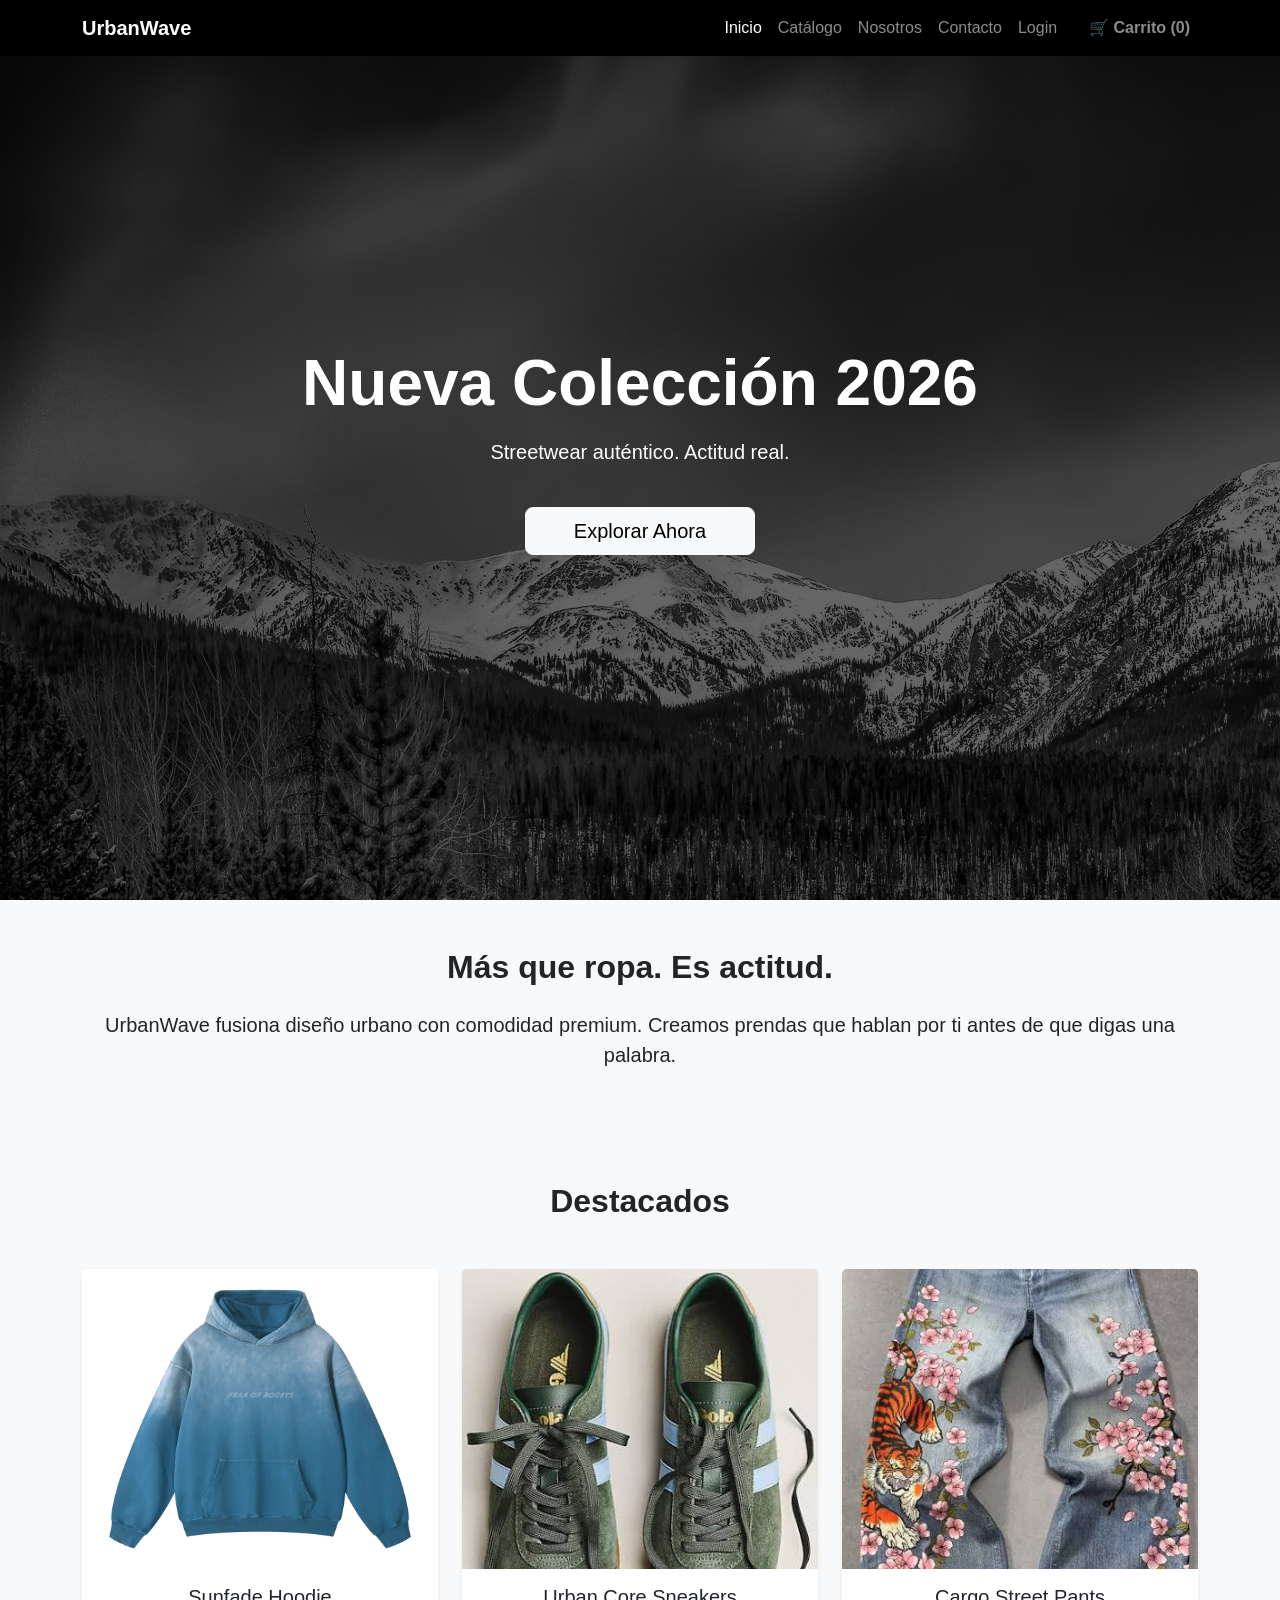
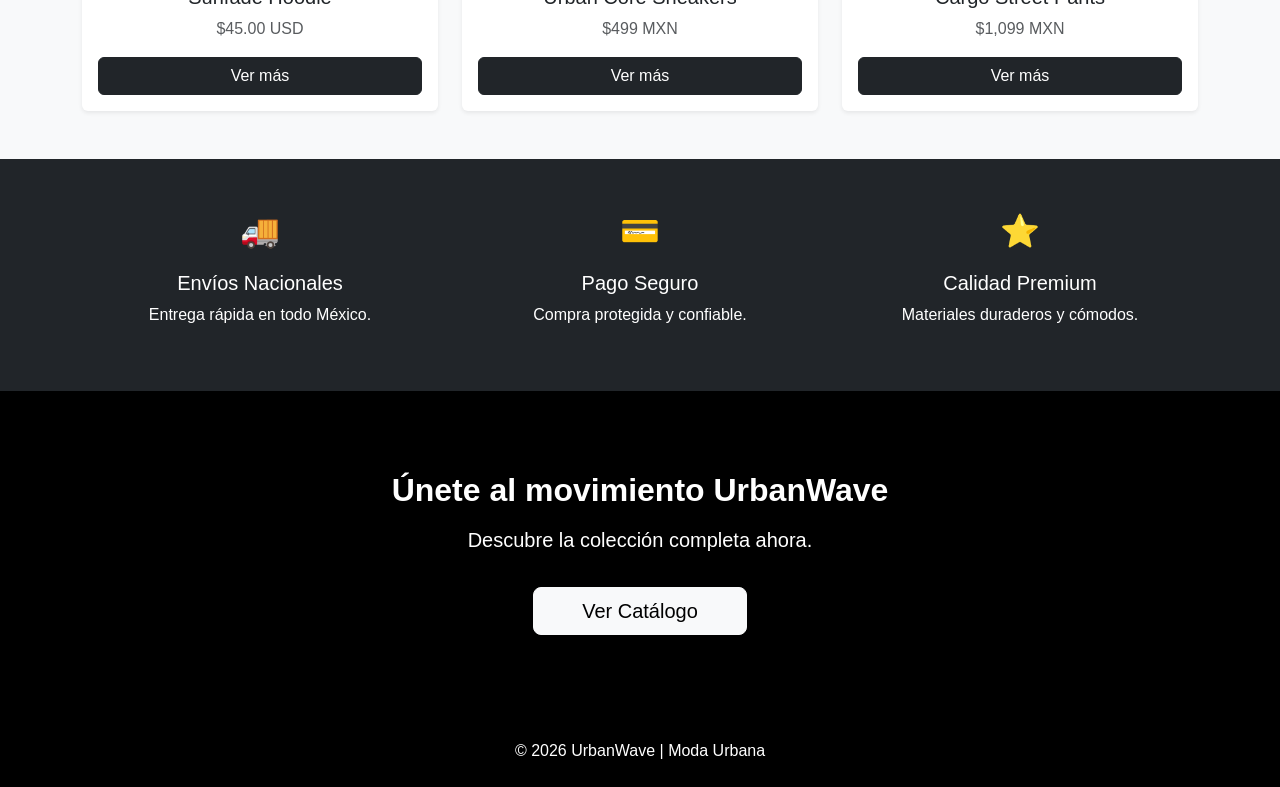
<file: index.html>
<!DOCTYPE html>
<html lang="es">
<head>
  <meta charset="UTF-8">
  <meta name="viewport" content="width=device-width, initial-scale=1.0">
  <title>UrbanWave | Moda Urbana</title>

  <link href="https://cdn.jsdelivr.net/npm/bootstrap@5.3.2/dist/css/bootstrap.min.css" rel="stylesheet">
  <link rel="stylesheet" href="css/styles.css">

  <style>
    .hero {
      height: 100vh;
      background: linear-gradient(rgba(0,0,0,0.6), rgba(0,0,0,0.6)),
                  url('img/rockymountian.webp') ;
      display: flex;
      align-items: center;
      justify-content: center;
      text-align: center;
      color: white;
    }

    .feature-icon {
      font-size: 2rem;
    }

    .product-card img {
      height: 300px;
      object-fit: cover;
    }

    .cta-section {
      background: black;
      color: white;
      padding: 80px 0;
    }
  </style>
</head>
<body>

  
  <nav class="navbar navbar-expand-lg navbar-dark bg-dark fixed-top">

    <div class="container">
  
      <a class="navbar-brand fw-bold" href="index.html">
        UrbanWave
      </a>
  
      <button
        class="navbar-toggler"
        type="button"
        data-bs-toggle="collapse"
        data-bs-target="#navbarNav">
  
        <span class="navbar-toggler-icon"></span>
  
      </button>
  
      <div class="collapse navbar-collapse" id="navbarNav">
  
        <ul class="navbar-nav ms-auto align-items-lg-center">
  
          <li class="nav-item">
            <a class="nav-link active" href="index.html">
              Inicio
            </a>
          </li>
  
          <li class="nav-item">
            <a class="nav-link" href="catalogo.html">
              Catálogo
            </a>
          </li>
  
          <li class="nav-item">
            <a class="nav-link" href="nosotros.html">
              Nosotros
            </a>
          </li>
  
          <li class="nav-item">
            <a class="nav-link" href="contacto.html">
              Contacto
            </a>
          </li>
          <li class="nav-item">
            <a class="nav-link" href="login.html">
              Login
            </a>
          </li>
          
          
  
          <li class="nav-item ms-lg-3">
            <a class="nav-link fw-bold" href="carrito.html">
              🛒 Carrito
              (<span id="cartCount">0</span>)
            </a>
          </li>
  
        </ul>
  
      </div>
  
    </div>
  
  </nav>


<section class="hero">
  <div class="container">
    <h1 class="display-3 fw-bold">Nueva Colección 2026</h1>
    <p class="lead mt-3">Streetwear auténtico. Actitud real.</p>
    <a href="catalogo.html" class="btn btn-light btn-lg mt-4 px-5">Explorar Ahora</a>
  </div>
</section>


<section class="container py-5 text-center">
  <h2 class="fw-bold mb-4">Más que ropa. Es actitud.</h2>
  <p class="lead">
    UrbanWave fusiona diseño urbano con comodidad premium.
    Creamos prendas que hablan por ti antes de que digas una palabra.
  </p>
</section>


<section class="container py-5">
  <h2 class="text-center fw-bold mb-5">Destacados</h2>

  <div class="row g-4">
    <div class="col-md-4">
      <div class="card product-card shadow-sm">
        <img src="img/SunfadeHoodie.png" class="card-img-top">
        <div class="card-body text-center">
          <h5 class="card-title">Sunfade Hoodie</h5>
          <p class="text-muted">$45.00 USD</p>
          <a href="catalogo.html" class="btn btn-dark w-100">Ver más</a>
        </div>
      </div>
    </div>

    <div class="col-md-4">
      <div class="card product-card shadow-sm">
        <img src="img/greensneakers.jpeg" class="card-img-top" style="width:100%; height:300px; object-fit:cover; object-position:top;">
        <div class="card-body text-center">
          <h5 class="card-title">Urban Core Sneakers</h5>
          <p class="text-muted">$499 MXN</p>
          <a href="catalogo.html" class="btn btn-dark w-100">Ver más</a>
        </div>
      </div>
    </div>

    <div class="col-md-4">
      <div class="card product-card shadow-sm">
        <img src="img/tigerpants.jpeg" class="card-img-top">
        <div class="card-body text-center">
          <h5 class="card-title">Cargo Street Pants</h5>
          <p class="text-muted">$1,099 MXN</p>
          <a href="catalogo.html" class="btn btn-dark w-100">Ver más</a>
        </div>
      </div>
    </div>
  </div>
</section>


<section class="bg-dark text-white py-5">
  <div class="container">
    <div class="row text-center g-4">
      <div class="col-md-4">
        <div class="feature-icon">🚚</div>
        <h5 class="mt-3">Envíos Nacionales</h5>
        <p>Entrega rápida en todo México.</p>
      </div>
      <div class="col-md-4">
        <div class="feature-icon">💳</div>
        <h5 class="mt-3">Pago Seguro</h5>
        <p>Compra protegida y confiable.</p>
      </div>
      <div class="col-md-4">
        <div class="feature-icon">⭐</div>
        <h5 class="mt-3">Calidad Premium</h5>
        <p>Materiales duraderos y cómodos.</p>
      </div>
    </div>
  </div>
</section>


<section class="cta-section text-center">
  <div class="container">
    <h2 class="fw-bold">Únete al movimiento UrbanWave</h2>
    <p class="lead mt-3">Descubre la colección completa ahora.</p>
    <a href="catalogo.html" class="btn btn-light btn-lg mt-3 px-5">Ver Catálogo</a>
  </div>
</section>


<footer class="bg-black text-white text-center py-4">
  © 2026 UrbanWave | Moda Urbana
</footer>

<script src="https://cdn.jsdelivr.net/npm/bootstrap@5.3.2/dist/js/bootstrap.bundle.min.js"></script>

<script src="cart.js"></script>

</body>
</html>
</file>
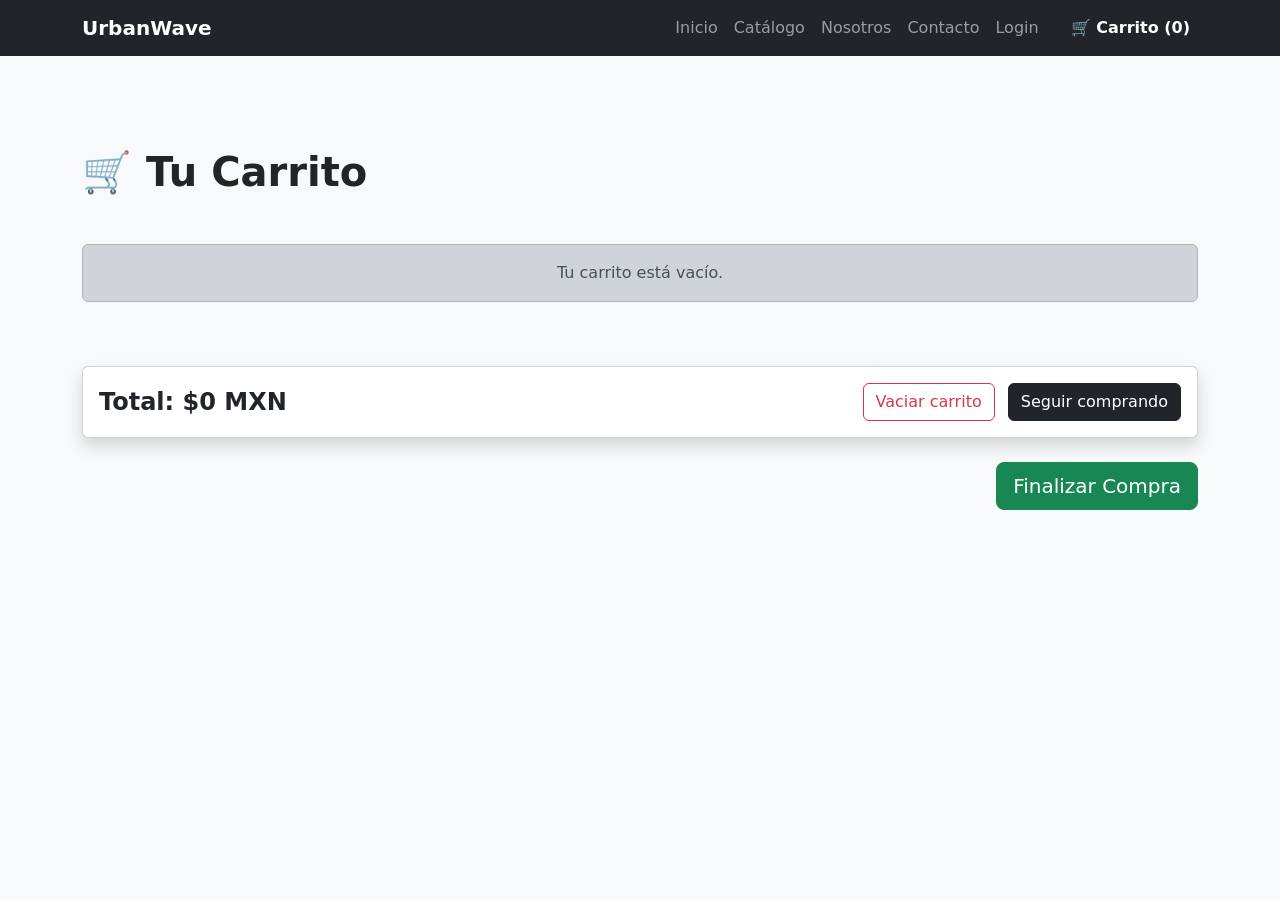
<file: carrito.html>
<!DOCTYPE html>
<html lang="es">

<head>

  <meta charset="UTF-8">

  <meta name="viewport" content="width=device-width, initial-scale=1.0">

  <title>Carrito | UrbanWave</title>

  <link
    href="https://cdn.jsdelivr.net/npm/bootstrap@5.3.2/dist/css/bootstrap.min.css"
    rel="stylesheet"
  >

  <style>

    body {
      background-color: #f8f9fa;
    }

    .cart-image {
      height: 120px;
      object-fit: cover;
      border-radius: 10px;
    }

  </style>

</head>

<body>

<!-- NAVBAR -->

<nav class="navbar navbar-expand-lg navbar-dark bg-dark fixed-top">

  <div class="container">

    <a class="navbar-brand fw-bold" href="index.html">
      UrbanWave
    </a>

    <button
      class="navbar-toggler"
      type="button"
      data-bs-toggle="collapse"
      data-bs-target="#navbarNav"
    >

      <span class="navbar-toggler-icon"></span>

    </button>

    <div class="collapse navbar-collapse" id="navbarNav">

      <ul class="navbar-nav ms-auto align-items-lg-center">

        <li class="nav-item">
          <a class="nav-link" href="index.html">
            Inicio
          </a>
        </li>

        <li class="nav-item">
          <a class="nav-link" href="catalogo.html">
            Catálogo
          </a>
        </li>

        <li class="nav-item">
          <a class="nav-link" href="nosotros.html">
            Nosotros
          </a>
        </li>

        <li class="nav-item">
          <a class="nav-link" href="contacto.html">
            Contacto
          </a>
        </li>

        <li class="nav-item">
          <a class="nav-link" href="login.html">
            Login
          </a>
        </li>

        <li class="nav-item ms-lg-3">

          <a class="nav-link fw-bold active" href="carrito.html">

            🛒 Carrito
            (<span id="cartCount">0</span>)

          </a>

        </li>

      </ul>

    </div>

  </div>

</nav>

<!-- CONTENT -->

<div class="container py-5" style="margin-top:100px;">

  <h1 class="fw-bold mb-5">
    🛒 Tu Carrito
  </h1>

  <div id="cartContainer" class="row g-4">

  </div>

  <!-- TOTAL -->

  <div class="card shadow mt-5">

    <div class="card-body d-flex justify-content-between align-items-center flex-wrap">

      <h4 class="fw-bold mb-0">

        Total:
        $<span id="cartTotal">0</span> MXN

      </h4>

      <div class="mt-3 mt-md-0">

        <button
          class="btn btn-outline-danger me-2"
          onclick="clearCart()"
        >
          Vaciar carrito
        </button>

        <a href="catalogo.html" class="btn btn-dark">
          Seguir comprando
        </a>

      </div>

    </div>

  </div>

  <!-- CHECKOUT BUTTON -->

  <div class="text-end mt-4">

    <button
      class="btn btn-success btn-lg"
      onclick="checkout()"
    >
      Finalizar Compra
    </button>

  </div>

</div>

<!-- SCRIPTS -->

<script>

const cartContainer = document.getElementById('cartContainer');

const cartTotal = document.getElementById('cartTotal');

function loadCart() {

  let cart = JSON.parse(localStorage.getItem('cart')) || [];

  cartContainer.innerHTML = '';

  let total = 0;

  if (cart.length === 0) {

    cartContainer.innerHTML = `

      <div class="col-12">

        <div class="alert alert-dark text-center">

          Tu carrito está vacío.

        </div>

      </div>

    `;

  }

  cart.forEach((product, index) => {

    total += product.price;

    cartContainer.innerHTML += `

      <div class="col-md-6">

        <div class="card shadow h-100">

          <div class="row g-0">

            <div class="col-4">

              <img
                src="${product.image}"
                class="img-fluid cart-image w-100 h-100"
                alt="${product.name}"
              >

            </div>

            <div class="col-8">

              <div class="card-body">

                <h5 class="card-title">
                  ${product.name}
                </h5>

                <p class="text-muted mb-1">
                  ${product.category}
                </p>

                <p class="fw-bold">
                  $${product.price} MXN
                </p>

                <button
                  class="btn btn-sm btn-danger"
                  onclick="removeItem(${index})"
                >
                  Eliminar
                </button>

              </div>

            </div>

          </div>

        </div>

      </div>

    `;

  });

  cartTotal.innerText = total;

  updateCartCount();

}

function removeItem(index) {

  let cart = JSON.parse(localStorage.getItem('cart')) || [];

  cart.splice(index, 1);

  localStorage.setItem('cart', JSON.stringify(cart));

  loadCart();

}

function clearCart() {

  localStorage.removeItem('cart');

  loadCart();

  updateCartCount();

}

loadCart();

</script>

<script src="cart.js"></script>

<script src="https://cdn.jsdelivr.net/npm/bootstrap@5.3.2/dist/js/bootstrap.bundle.min.js"></script>

</body>

</html>
</file>
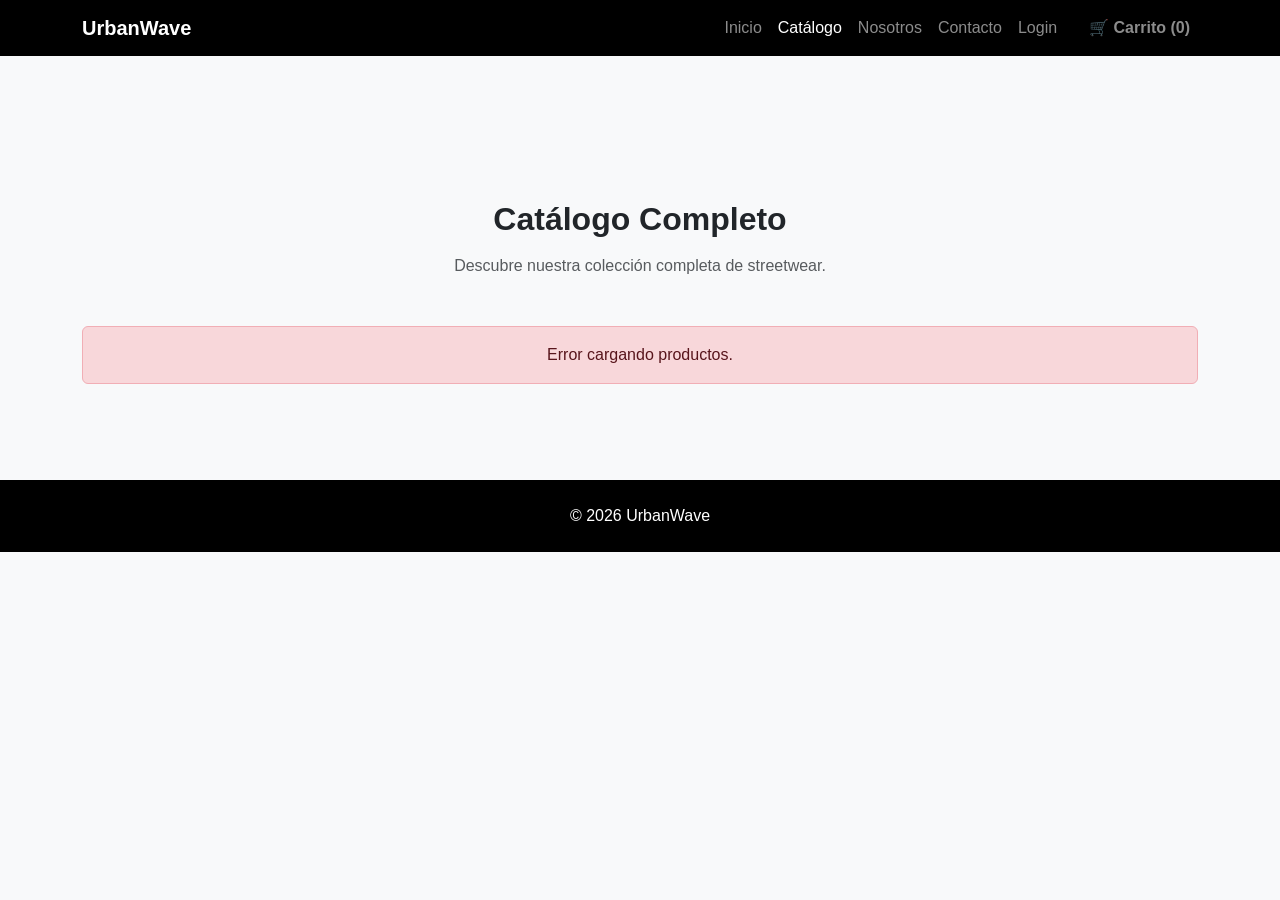
<file: catalogo.html>
<!DOCTYPE html>
<html lang="es">
<head>
  <meta charset="UTF-8">
  <meta name="viewport" content="width=device-width, initial-scale=1.0">
  <title>Catálogo | UrbanWave</title>

  <link href="https://cdn.jsdelivr.net/npm/bootstrap@5.3.2/dist/css/bootstrap.min.css" rel="stylesheet">
  <link rel="stylesheet" href="css/styles.css">

  <style>

    .product-card img {
      height: 300px;
      object-fit: cover;
    }

  </style>

</head>

<body>

<!-- NAVBAR -->

<nav class="navbar navbar-expand-lg navbar-dark bg-dark fixed-top">

  <div class="container">

    <a class="navbar-brand fw-bold" href="index.html">
      UrbanWave
    </a>

    <button
      class="navbar-toggler"
      type="button"
      data-bs-toggle="collapse"
      data-bs-target="#navbarNav">

      <span class="navbar-toggler-icon"></span>

    </button>

    <div class="collapse navbar-collapse" id="navbarNav">

      <ul class="navbar-nav ms-auto align-items-lg-center">

        <li class="nav-item">
          <a class="nav-link" href="index.html">
            Inicio
          </a>
        </li>

        <li class="nav-item">
          <a class="nav-link active" href="catalogo.html">
            Catálogo
          </a>
        </li>

        <li class="nav-item">
          <a class="nav-link" href="nosotros.html">
            Nosotros
          </a>
        </li>

        <li class="nav-item">
          <a class="nav-link" href="contacto.html">
            Contacto
          </a>
        </li>
        <li class="nav-item">
          <a class="nav-link" href="login.html">
            Login
          </a>
        </li>
        
        

        <li class="nav-item ms-lg-3">
          <a class="nav-link fw-bold" href="carrito.html">
            🛒 Carrito
            (<span id="cartCount">0</span>)
          </a>
        </li>

      </ul>

    </div>

  </div>

</nav>

<!-- HEADER -->

<section class="container" style="margin-top:120px;">

  <h2 class="text-center mb-3">
    Catálogo Completo
  </h2>

  <p class="text-center text-muted mb-5">
    Descubre nuestra colección completa de streetwear.
  </p>

  <!-- PRODUCTS -->

  <div class="row g-4" id="productsContainer">

  </div>

</section>

<!-- FOOTER -->

<footer class="text-center py-4">
  © 2026 UrbanWave
</footer>

<!-- SCRIPTS -->

<script src="https://cdn.jsdelivr.net/npm/bootstrap@5.3.2/dist/js/bootstrap.bundle.min.js"></script>

<script src="cart.js"></script>

<script>

const API_URL = 'https://urbanwave-backend.onrender.com/api/products';

const productsContainer = document.getElementById('productsContainer');

async function loadProducts() {

  try {

    const response = await fetch(API_URL);

    const products = await response.json();

    console.log(products);

    productsContainer.innerHTML = '';

    products.forEach(product => {

      productsContainer.innerHTML += `

        <div class="col-md-3">

          <div class="card product-card h-100 shadow-sm">

            <img
              src="${product.image}"
              class="card-img-top"
              alt="${product.name}"
            >

            <div class="card-body text-center d-flex flex-column">

              <h6>
                ${product.name}
              </h6>

              <p class="text-muted mb-1">
                ${product.category || ''}
              </p>

              <p class="fw-bold">
                $${product.price} MXN
              </p>

              <p class="small text-muted">
                Stock: ${product.stock}
              </p>

              <button
                class="btn btn-dark mt-auto add-cart-btn"
                data-product='${JSON.stringify(product)}'
              >
                Agregar al carrito
              </button>

            </div>

          </div>

        </div>

      `;

    });

    // ADD EVENT LISTENERS

    document.querySelectorAll('.add-cart-btn').forEach(button => {

      button.addEventListener('click', () => {

        const product = JSON.parse(button.dataset.product);

        addToCart(product);

      });

    });

  } catch (error) {

    console.error('Error loading products:', error);

    productsContainer.innerHTML = `

      <div class="col-12">

        <div class="alert alert-danger text-center">

          Error cargando productos.

        </div>

      </div>

    `;

  }

}

function addToCart(product) {

  let cart = JSON.parse(localStorage.getItem('cart')) || [];

  cart.push(product);

  localStorage.setItem('cart', JSON.stringify(cart));

  alert(`${product.name} agregado al carrito`);

  updateCartCount();

}

loadProducts();

</script>

</body>
</html>
</file>
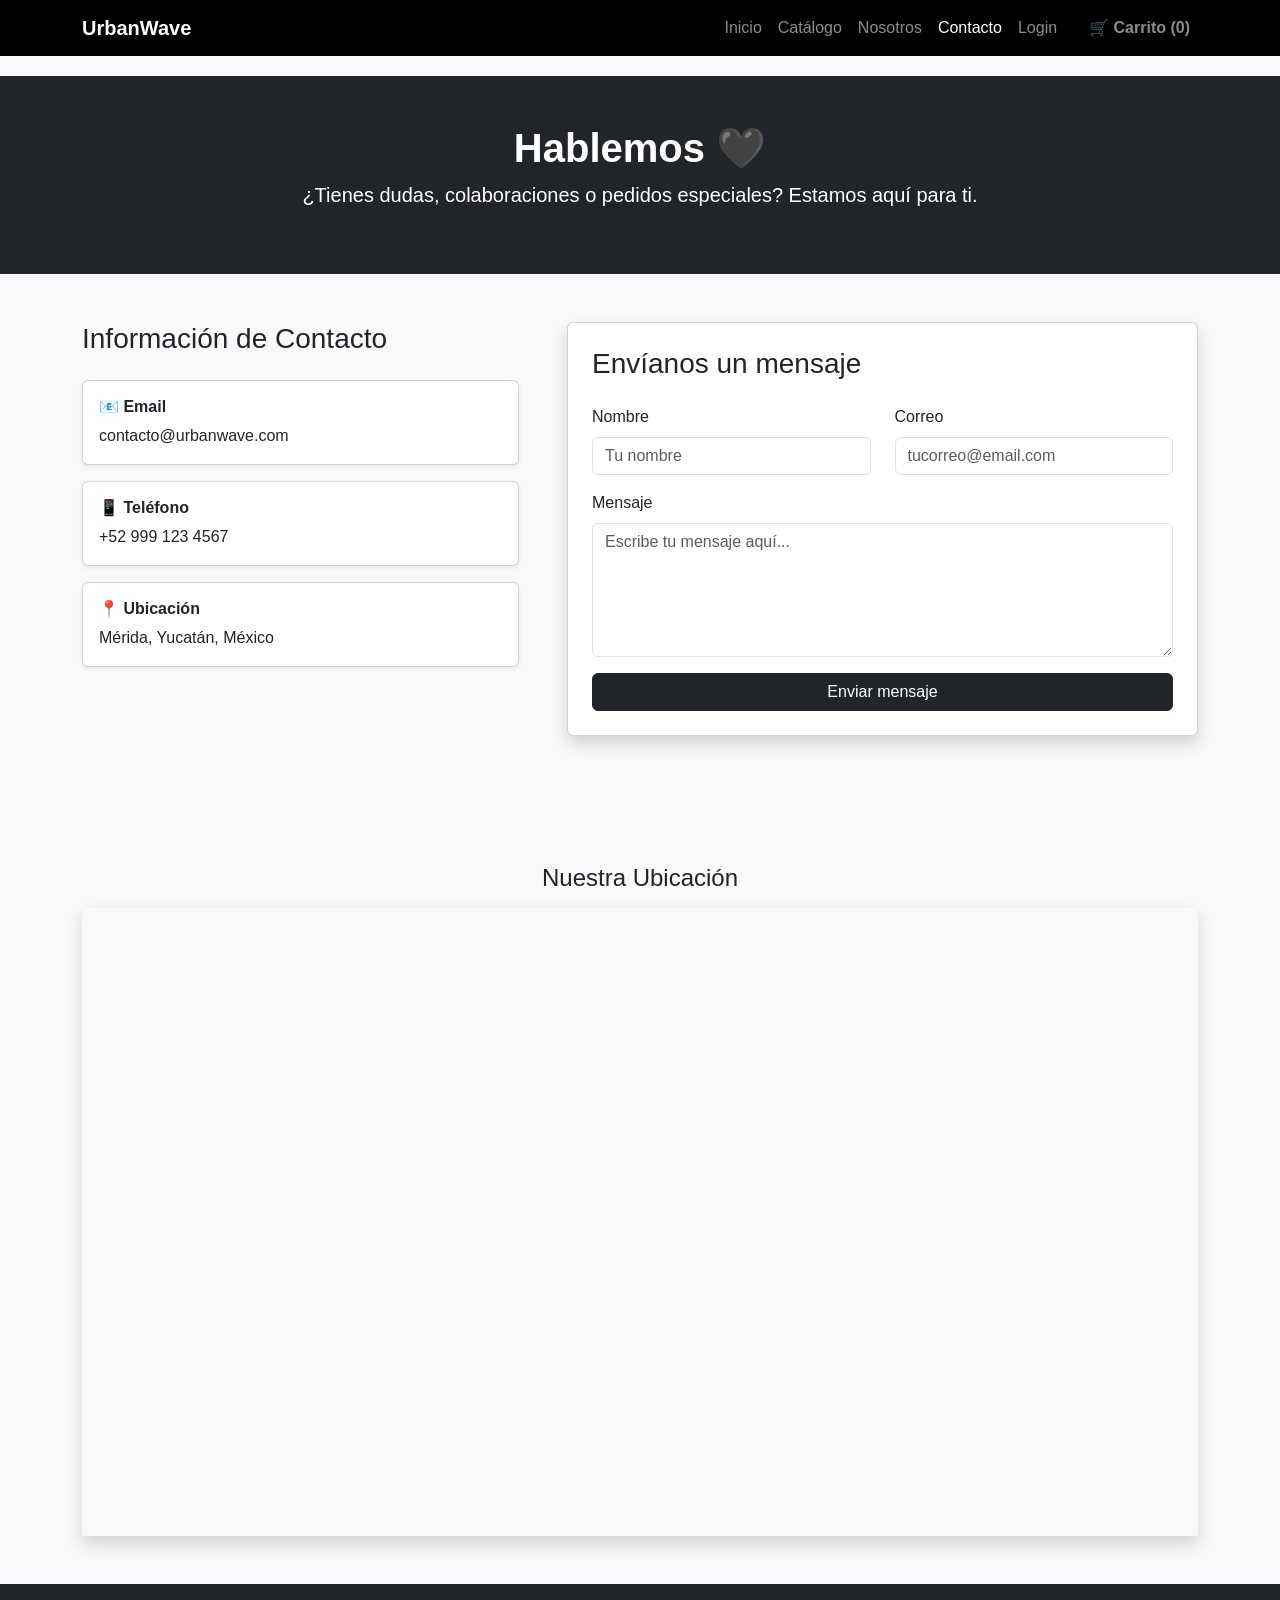
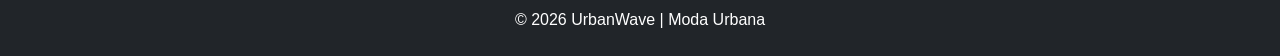
<file: contacto.html>
<!DOCTYPE html>
<html lang="es">
<head>
  <meta charset="UTF-8">
  <meta name="viewport" content="width=device-width, initial-scale=1.0">
  <title>Contacto | UrbanWave</title>

  <link href="https://cdn.jsdelivr.net/npm/bootstrap@5.3.2/dist/css/bootstrap.min.css" rel="stylesheet">
  <link rel="stylesheet" href="css/styles.css">
</head>

<body>

  <!-- Navbar -->
  <nav class="navbar navbar-expand-lg navbar-dark bg-dark fixed-top">
    <div class="container">

      <a class="navbar-brand fw-bold" href="index.html">
        UrbanWave
      </a>

      <button class="navbar-toggler"
              type="button"
              data-bs-toggle="collapse"
              data-bs-target="#navbarNav">

        <span class="navbar-toggler-icon"></span>
      </button>

      <div class="collapse navbar-collapse" id="navbarNav">

        <ul class="navbar-nav ms-auto">

          <li class="nav-item">
            <a class="nav-link" href="index.html">
              Inicio
            </a>
          </li>

          <li class="nav-item">
            <a class="nav-link" href="catalogo.html">
              Catálogo
            </a>
          </li>

          <li class="nav-item">
            <a class="nav-link" href="nosotros.html">
              Nosotros
            </a>
          </li>

          <li class="nav-item">
            <a class="nav-link active" href="contacto.html">
              Contacto
            </a>
          </li>
          <li class="nav-item">
            <a class="nav-link" href="login.html">
              Login
            </a>
          </li>
          
          
          <li class="nav-item ms-lg-3">
            <a class="nav-link fw-bold" href="carrito.html">
              🛒 Carrito
              (<span id="cartCount">0</span>)
            </a>
          </li>

        </ul>

      </div>
    </div>
  </nav>

  <!-- Hero -->
  <section class="bg-dark text-white text-center py-5"
           style="margin-top:76px;">

    <div class="container">

      <h1 class="fw-bold">
        Hablemos 🖤
      </h1>

      <p class="lead">
        ¿Tienes dudas, colaboraciones o pedidos especiales?
        Estamos aquí para ti.
      </p>

    </div>
  </section>

  <!-- Contact Section -->
  <section class="container py-5">

    <div class="row g-5">

      <!-- Contact Info -->
      <div class="col-lg-5">

        <h3 class="mb-4">
          Información de Contacto
        </h3>

        <div class="card shadow-sm mb-3">
          <div class="card-body">

            <h6 class="fw-bold">
              📧 Email
            </h6>

            <p class="mb-0">
              contacto@urbanwave.com
            </p>

          </div>
        </div>

        <div class="card shadow-sm mb-3">
          <div class="card-body">

            <h6 class="fw-bold">
              📱 Teléfono
            </h6>

            <p class="mb-0">
              +52 999 123 4567
            </p>

          </div>
        </div>

        <div class="card shadow-sm">
          <div class="card-body">

            <h6 class="fw-bold">
              📍 Ubicación
            </h6>

            <p class="mb-0">
              Mérida, Yucatán, México
            </p>

          </div>
        </div>

      </div>

      <!-- Form -->
      <div class="col-lg-7">

        <div class="card shadow">

          <div class="card-body p-4">

            <h3 class="mb-4">
              Envíanos un mensaje
            </h3>

            <form id="contactForm">

              <div class="row">

                <div class="col-md-6 mb-3">

                  <label class="form-label">
                    Nombre
                  </label>

                  <input
                    type="text"
                    id="nombre"
                    class="form-control"
                    placeholder="Tu nombre"
                    required>

                </div>

                <div class="col-md-6 mb-3">

                  <label class="form-label">
                    Correo
                  </label>

                  <input
                    type="email"
                    id="email"
                    class="form-control"
                    placeholder="tucorreo@email.com"
                    required>

                </div>

              </div>

              <div class="mb-3">

                <label class="form-label">
                  Mensaje
                </label>

                <textarea
                  id="mensaje"
                  class="form-control"
                  rows="5"
                  placeholder="Escribe tu mensaje aquí..."
                  required></textarea>

              </div>

              <button type="submit"
                      class="btn btn-dark w-100">

                Enviar mensaje

              </button>

            </form>

          </div>
        </div>

      </div>

    </div>
  </section>

  <!-- Map -->
  <section class="container pb-5">

    <h4 class="text-center mb-3">
      Nuestra Ubicación
    </h4>

    <div class="ratio ratio-16x9 shadow">

      <iframe
        src="https://www.google.com/maps?q=Merida,Yucatan&output=embed"
        style="border:0;"
        allowfullscreen=""
        loading="lazy">
      </iframe>

    </div>

  </section>

  <!-- Footer -->
  <footer class="bg-dark text-white text-center py-4">
    © 2026 UrbanWave | Moda Urbana
  </footer>

  <!-- Bootstrap -->
  <script src="https://cdn.jsdelivr.net/npm/bootstrap@5.3.2/dist/js/bootstrap.bundle.min.js"></script>

  <!-- Contact Form JS -->
  <script src="contacto.js"></script>

<script src="cart.js"></script>

</body>
</html>
</file>
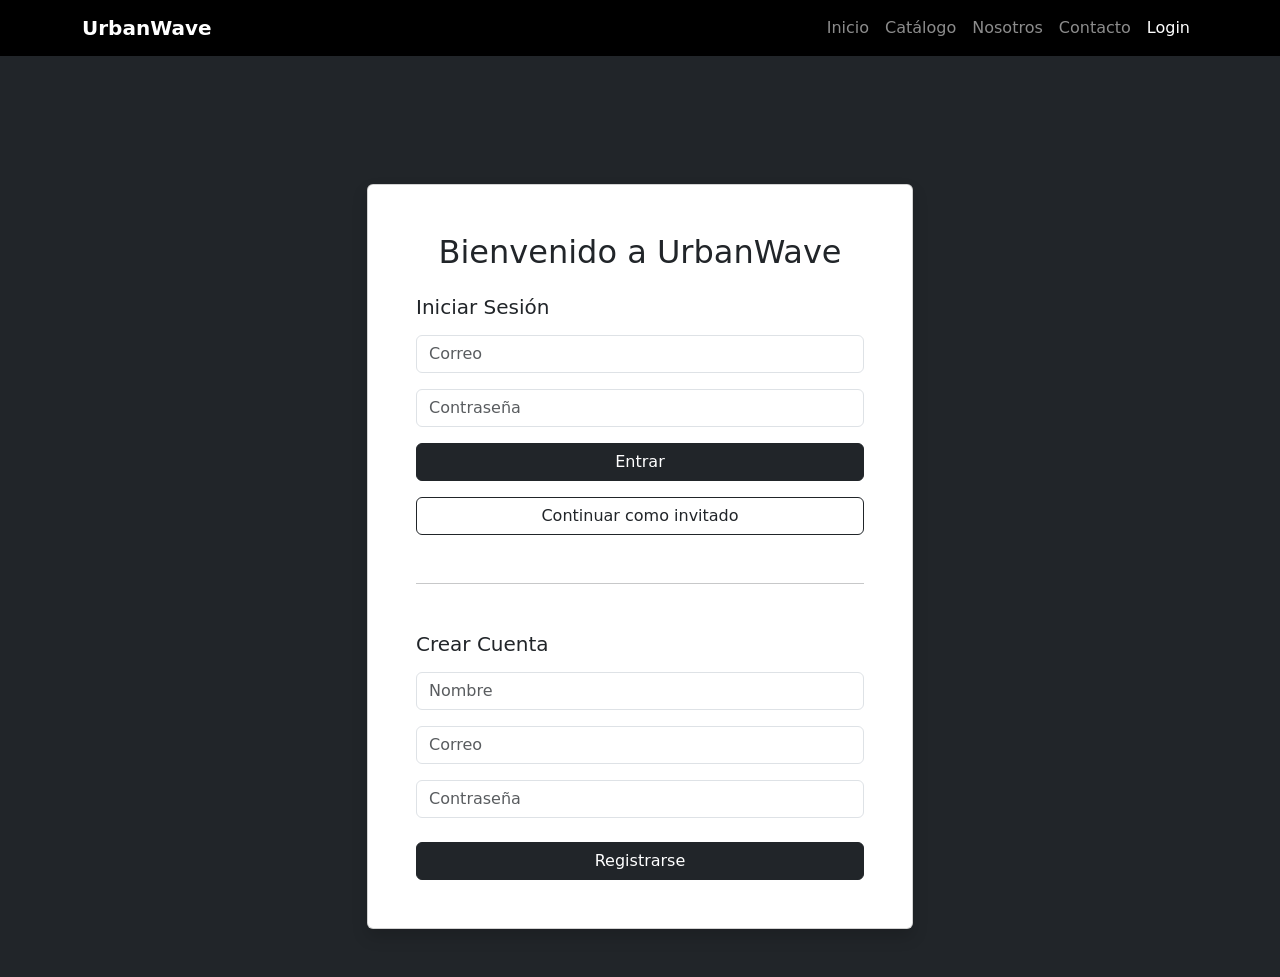
<file: login.html>
<!DOCTYPE html>
<html lang="es">

<head>

  <meta charset="UTF-8">

  <meta name="viewport" content="width=device-width, initial-scale=1.0">

  <title>Login | UrbanWave</title>

  <link
    href="https://cdn.jsdelivr.net/npm/bootstrap@5.3.2/dist/css/bootstrap.min.css"
    rel="stylesheet"
  >

</head>

<body class="bg-dark text-white">

<!-- NAVBAR -->

<nav class="navbar navbar-expand-lg navbar-dark bg-black">

  <div class="container">

    <a class="navbar-brand fw-bold" href="index.html">
      UrbanWave
    </a>

    <button
      class="navbar-toggler"
      type="button"
      data-bs-toggle="collapse"
      data-bs-target="#navbarNav"
    >

      <span class="navbar-toggler-icon"></span>

    </button>

    <div class="collapse navbar-collapse" id="navbarNav">

      <ul class="navbar-nav ms-auto">

        <li class="nav-item">
          <a class="nav-link" href="index.html">
            Inicio
          </a>
        </li>

        <li class="nav-item">
          <a class="nav-link" href="catalogo.html">
            Catálogo
          </a>
        </li>

        <li class="nav-item">
          <a class="nav-link" href="nosotros.html">
            Nosotros
          </a>
        </li>

        <li class="nav-item">
          <a class="nav-link" href="contacto.html">
            Contacto
          </a>
        </li>

        <li class="nav-item">
          <a class="nav-link active" href="login.html">
            Login
          </a>
        </li>

      </ul>

    </div>

  </div>

</nav>

<!-- CONTENT -->

<div class="container py-5" style="margin-top:80px;">

  <div class="row justify-content-center">

    <div class="col-lg-6">

      <div class="card shadow">

        <div class="card-body p-5">

          <h2 class="text-dark text-center mb-4">
            Bienvenido a UrbanWave
          </h2>

          <!-- LOGIN -->

          <h5 class="text-dark mb-3">
            Iniciar Sesión
          </h5>

          <form id="loginForm">

            <div class="mb-3">

              <input
                type="email"
                id="loginEmail"
                class="form-control"
                placeholder="Correo"
                required
              >

            </div>

            <div class="mb-3">

              <input
                type="password"
                id="loginPassword"
                class="form-control"
                placeholder="Contraseña"
                required
              >

            </div>

            <button class="btn btn-dark w-100">
              Entrar
            </button>

          </form>

          <!-- GUEST -->

          <button
            class="btn btn-outline-dark w-100 mt-3"
            onclick="continueAsGuest()"
          >

            Continuar como invitado

          </button>

          <hr class="my-5">

          <!-- REGISTER -->

          <h5 class="text-dark mb-3">
            Crear Cuenta
          </h5>

          <form id="registerForm">

            <div class="mb-3">

              <input
                type="text"
                id="name"
                class="form-control"
                placeholder="Nombre"
                required
              >

            </div>

            <div class="mb-3">

              <input
                type="email"
                id="email"
                class="form-control"
                placeholder="Correo"
                required
              >

            </div>

            <div class="mb-4">

              <input
                type="password"
                id="password"
                class="form-control"
                placeholder="Contraseña"
                required
              >

            </div>

            <button class="btn btn-dark w-100">
              Registrarse
            </button>

          </form>

        </div>

      </div>

    </div>

  </div>

</div>

<script src="auth.js"></script>

<script src="cart.js"></script>

<script src="https://cdn.jsdelivr.net/npm/bootstrap@5.3.2/dist/js/bootstrap.bundle.min.js"></script>

</body>

</html>
</file>
<file: css/styles.css>
body {
  font-family: 'Segoe UI', sans-serif;
  background-color: #f8f9fa;
}

/* NAVBAR */
.navbar {
  background-color: #000 !important;
}

.nav-link {
  transition: 0.3s;
}

.nav-link:hover {
  color: #0d6efd !important;
}

/* HERO */
.hero {
  height: 100vh;
  background: linear-gradient(rgba(0,0,0,0.6), rgba(0,0,0,0.6)),
              url("https://images.unsplash.com/photo-1516826957135-700dedea698c");
  background-size: cover;
  background-position: center;
  padding-top: 80px;
  display: flex;
  align-items: center;
}

/* SECTIONS */
section {
  padding-top: 80px;
  padding-bottom: 80px;
}

h2 {
  font-weight: 700;
}

/* PRODUCT CARDS */
.product-card {
  border: none;
  transition: transform 0.3s ease, box-shadow 0.3s ease;
}

.product-card:hover {
  transform: translateY(-8px);
  box-shadow: 0 15px 30px rgba(0,0,0,0.2);
}

.card-img-top {
  height: 280px;
  object-fit: cover;
}

.price {
  font-weight: bold;
  font-size: 18px;
}

/* FOOTER */
footer {
  background-color: #000;
  color: white;
}

.product-card {
  border: none;
  transition: transform 0.3s ease, box-shadow 0.3s ease;
}

.product-card:hover {
  transform: translateY(-8px);
  box-shadow: 0 15px 30px rgba(0,0,0,0.15);
}

.card-img-top {
  height: 250px;
  object-fit: cover;
}

.price {
  font-weight: 600;
  color: #111;
}
</file>
